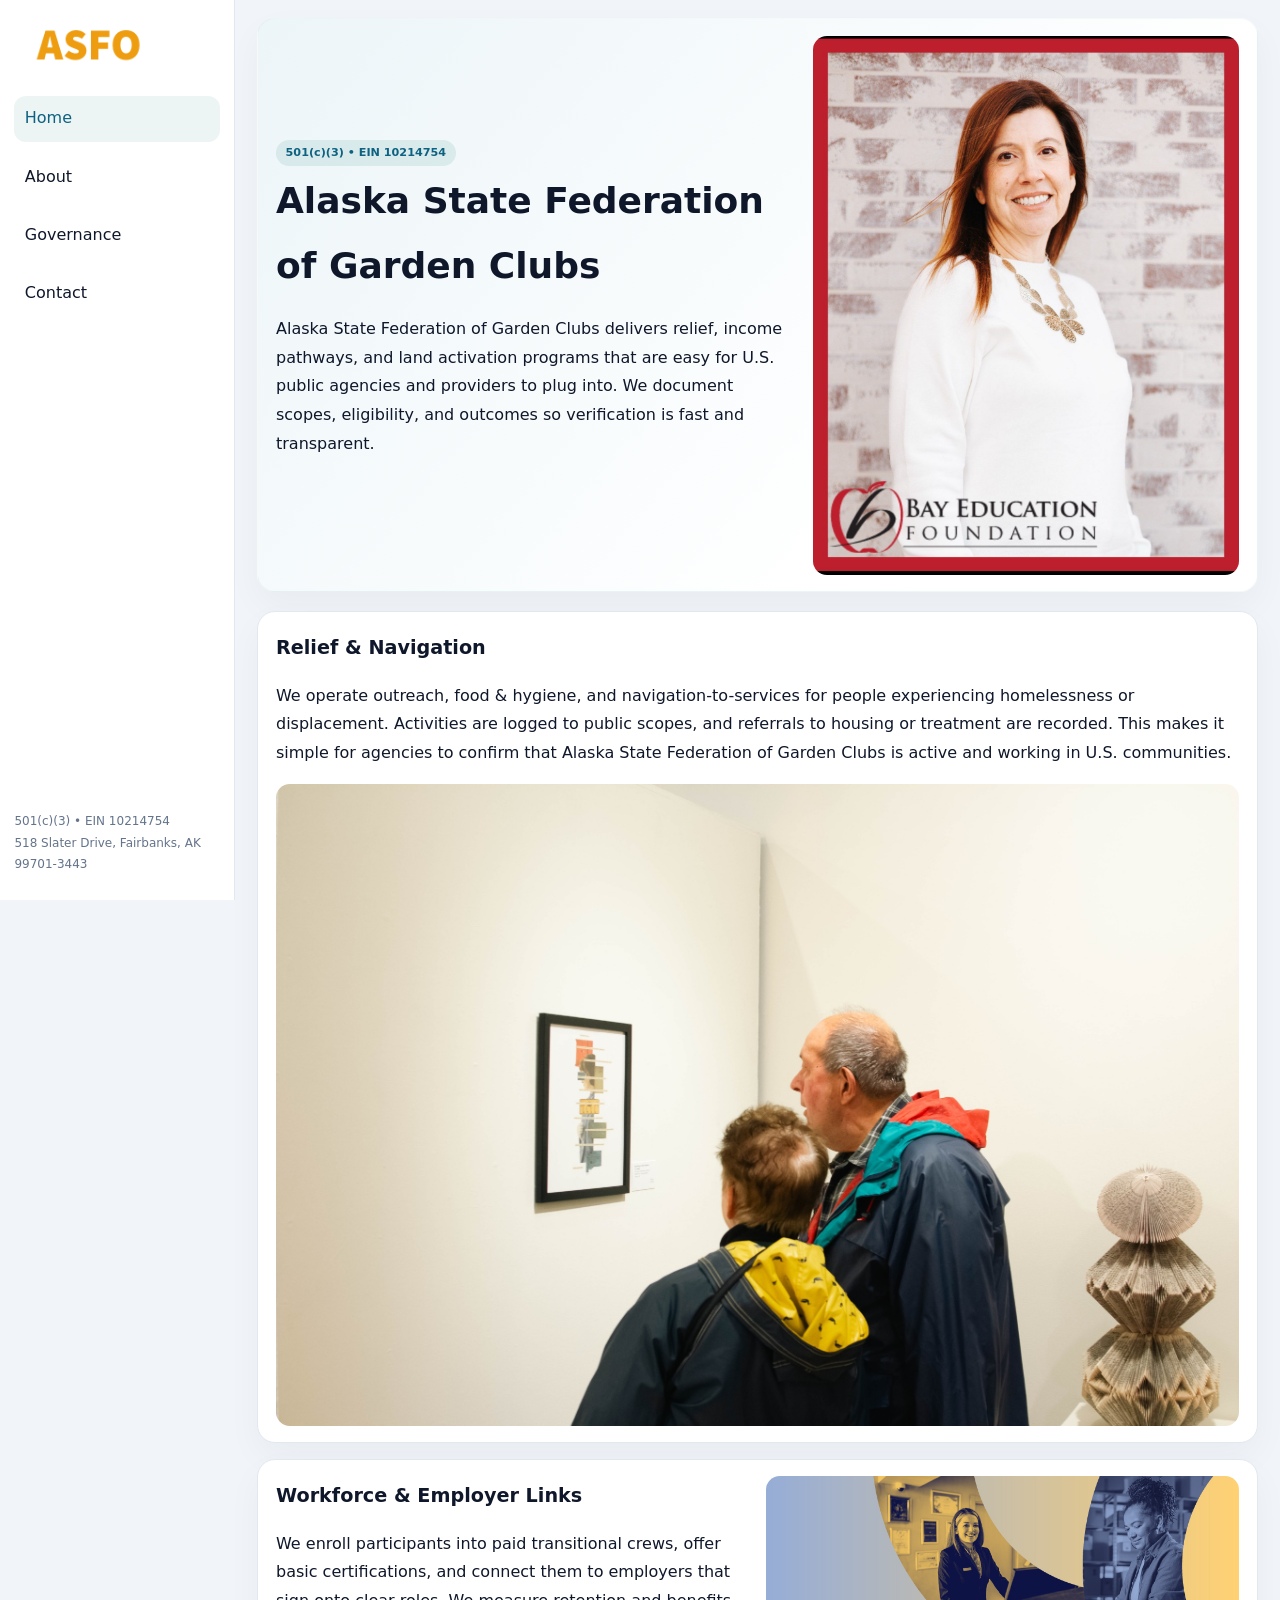
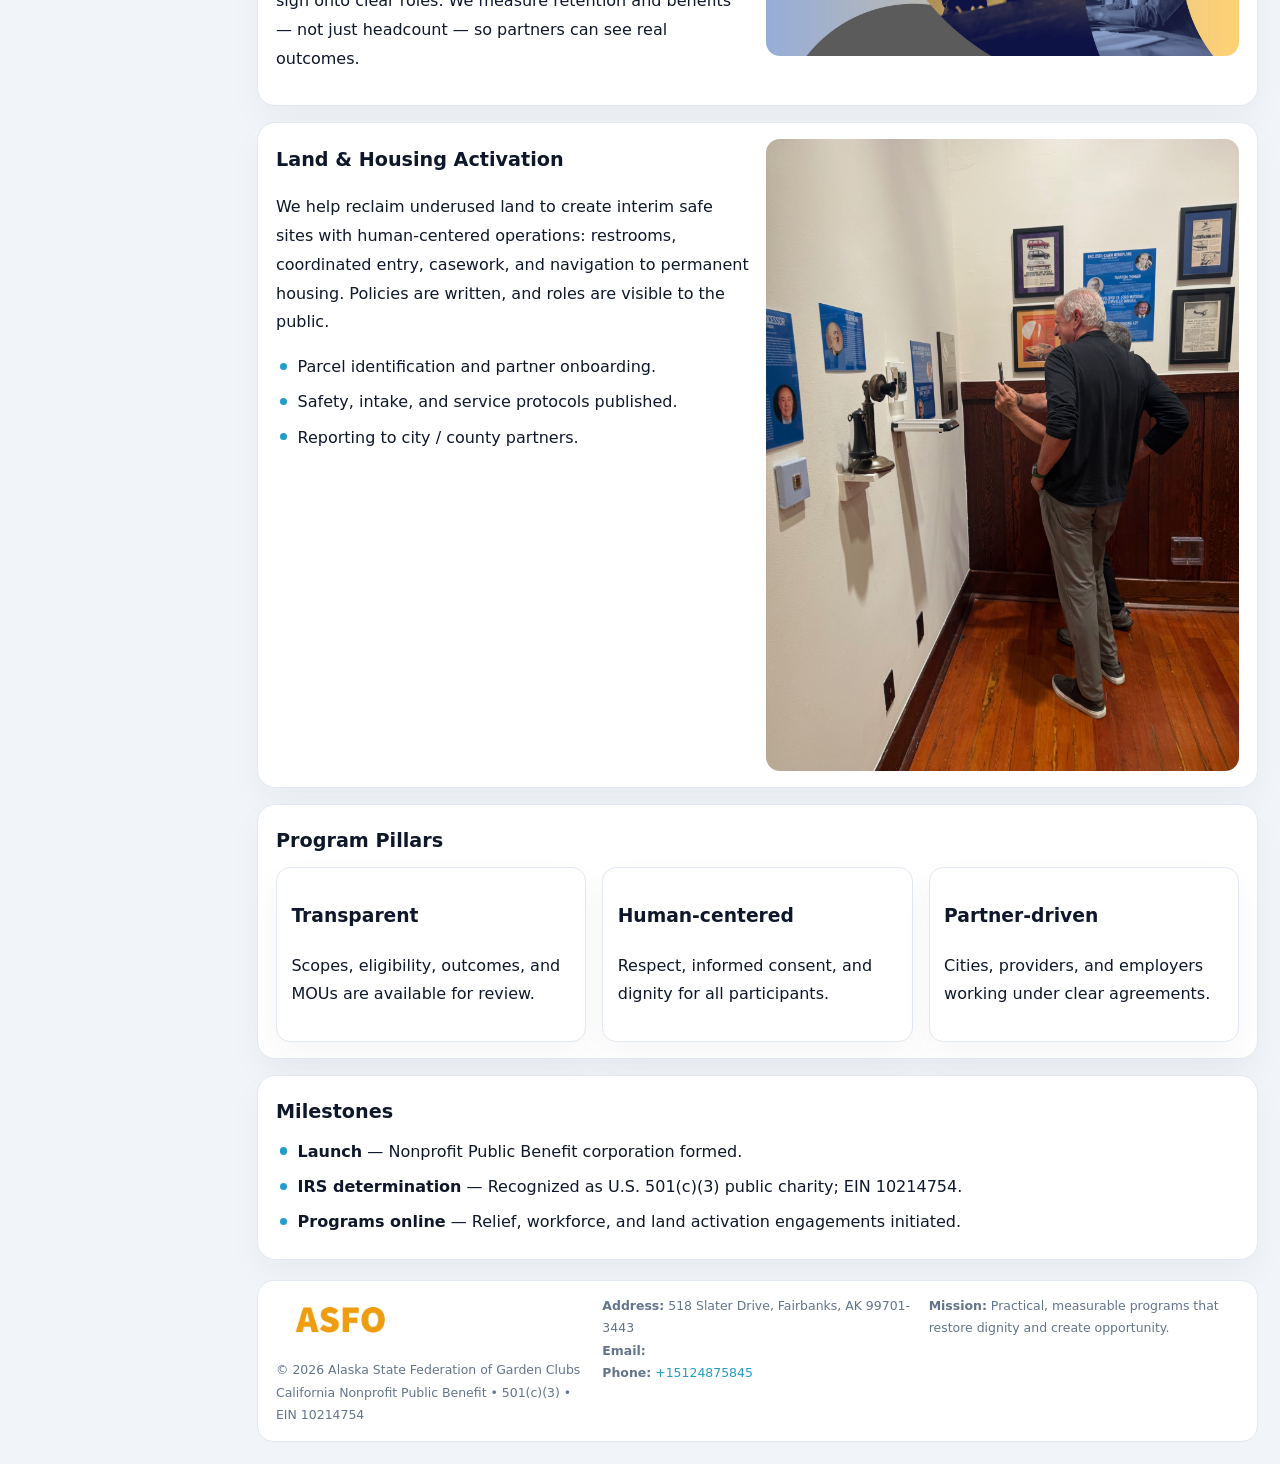
<file: index.html>
<!doctype html><html lang="en"><head>
<meta charset="utf-8">
<meta name="viewport" content="width=device-width,initial-scale=1">
<title>Alaska State Federation of Garden Clubs – Nonprofit • 2025</title>
<link rel="stylesheet" href="assets/styles.css">
<link rel="icon" href="images/logo.png">
<meta name="data-ein" content="10214754">
<meta name="data-name" content="Alaska State Federation of Garden Clubs">
<meta name="data-email" content="">
<meta name="data-phone" content="+15124875845">
<meta name="data-address" content="518 Slater Drive,
Fairbanks, AK 99701-3443">
<meta name="data-map" content="518+Slater+Drive,+Fairbanks,+AK+99701-3443">
  <meta name="description" content="Our nonprofit strengthens the community with programs focused on community services, education, and direct relief.">
<meta name="facebook-domain-verification" content="89jwcxkgunolc4ptpxamqisnqdtjkz" />
</head><body>
<div style="position:absolute;left:-9999px;top:-9999px;opacity:0" data-uniq="{{UNIQUE_BLOB}}">
  <span>Our nonprofit strengthens the community with programs focused on community services, education, and direct relief.</span><svg width="12" height="12" viewBox="0 0 12 12" xmlns="http://www.w3.org/2000/svg"><circle cx="6" cy="6" r="5" fill="#b45309"/></svg><img src="images/land.jpg" width="1" height="1" alt="" loading="lazy"/>
</div>

<div class="layout">
  <aside>
    <div class="ce89bdc26df"><a href="index.html"><img src="images/logo.png" alt="Alaska State Federation of Garden Clubs"></a></div>
    <a class="navlink active" href="index.html">Home</a>
    <a class="navlink" href="about.html">About</a>
    <a class="navlink" href="governance.html">Governance</a>
    <a class="navlink" href="contact.html">Contact</a>
    <div class="info">
      501(c)(3) • EIN 10214754<br>
      518 Slater Drive,
Fairbanks, AK 99701-3443
    </div>
  </aside>

  <main>
    <section class="c63466397b9">
      <div>
        <span class="c967032236c">501(c)(3) • EIN 10214754</span>
        <h1>Alaska State Federation of Garden Clubs</h1>
        <p class="cd5b6d9affc">Alaska State Federation of Garden Clubs delivers relief, income pathways, and land activation programs that are easy for U.S. public agencies and providers to plug into. We document scopes, eligibility, and outcomes so verification is fast and transparent.</p>
      </div>
      <img src="images/hero.jpg" alt="Community program">
    </section>

    <section class="section">
      <div class="block">
        <h2>Relief & Navigation</h2>
        <p>We operate outreach, food & hygiene, and navigation-to-services for people experiencing homelessness or displacement. Activities are logged to public scopes, and referrals to housing or treatment are recorded. This makes it simple for agencies to confirm that Alaska State Federation of Garden Clubs is active and working in U.S. communities.</p>
        <img src="images/relief.jpg" alt="Relief" style="margin-top:.8rem">
      </div>

      <div class="block two-col">
        <div>
          <h2>Workforce & Employer Links</h2>
          <p>We enroll participants into paid transitional crews, offer basic certifications, and connect them to employers that sign onto clear roles. We measure retention and benefits — not just headcount — so partners can see real outcomes.</p>
        </div>
        <div>
          <img src="images/jobs.jpg" alt="Jobs">
        </div>
      </div>

      <div class="block two-col">
        <div>
          <h2>Land & Housing Activation</h2>
          <p>We help reclaim underused land to create interim safe sites with human-centered operations: restrooms, coordinated entry, casework, and navigation to permanent housing. Policies are written, and roles are visible to the public.</p>
          <ul class="timeline">
            <li>Parcel identification and partner onboarding.</li>
            <li>Safety, intake, and service protocols published.</li>
            <li>Reporting to city / county partners.</li>
          </ul>
        </div>
        <div>
          <img src="images/land.jpg" alt="Land activation">
        </div>
      </div>

      <div class="block">
        <h2>Program Pillars</h2>
        <div class="cards">
          <article class="c7d5c958aab">
            <h3>Transparent</h3>
            <p>Scopes, eligibility, outcomes, and MOUs are available for review.</p>
          </article>
          <article class="c7d5c958aab">
            <h3>Human-centered</h3>
            <p>Respect, informed consent, and dignity for all participants.</p>
          </article>
          <article class="c7d5c958aab">
            <h3>Partner-driven</h3>
            <p>Cities, providers, and employers working under clear agreements.</p>
          </article>
        </div>
      </div>

      <div class="block">
        <h2>Milestones</h2>
        <ul class="timeline">
          <li><strong>Launch</strong> — Nonprofit Public Benefit corporation formed.</li>
          <li><strong>IRS determination</strong> — Recognized as U.S. 501(c)(3) public charity; EIN 10214754.</li>
          <li><strong>Programs online</strong> — Relief, workforce, and land activation engagements initiated.</li>
        </ul>
      </div>
    </section>

    <footer>
      <div class="footer-grid">
        <div>
          <img src="images/logo.png" alt="" style="width:130px;margin-bottom:.35rem">
          <div class="small">© <span id="year"></span> Alaska State Federation of Garden Clubs</div>
          <div class="small">California Nonprofit Public Benefit • 501(c)(3) • EIN 10214754</div>
        </div>
        <div>
          <div class="small"><strong>Address:</strong> 518 Slater Drive,
Fairbanks, AK 99701-3443</div>
          <div class="small"><strong>Email:</strong> <a href="mailto:"></a></div>
          <div class="small"><strong>Phone:</strong> <a href="tel:+15124875845">+15124875845</a></div>
        </div>
        <div>
          <div class="small"><strong>Mission:</strong> Practical, measurable programs that restore dignity and create opportunity.</div>
        </div>
      </div>
    </footer>
  </main>
</div>

<script>
(function(){
  function m(n){const e=document.querySelector('meta[name="'+n+'"]');return e?e.content:'';}
  function h(s){let x=2166136261>>>0;for(let i=0;i<s.length;i++){x^=s.charCodeAt(i);x=(x*16777619)>>>0;}return x>>>0;}
  const key = h((m('data-ein')||m('data-name')||'0').replace(/\s+/g,''));
  const H = key % 360, S = 55 + (key % 20), L = 46;
  const r = document.documentElement;
  r.style.setProperty('--brand',`hsl(${H} ${S}% ${L}%)`);
  r.style.setProperty('--brand-ink',`hsl(${H} ${Math.min(95,S+10)}% ${Math.max(20,L-18)}%)`);
  r.style.setProperty('--soft',`hsl(${H} ${Math.max(35,S-25)}% 95%)`);
  const y=document.getElementById('year');if(y)y.textContent=new Date().getFullYear();
})();
</script>
</body></html>
</file>
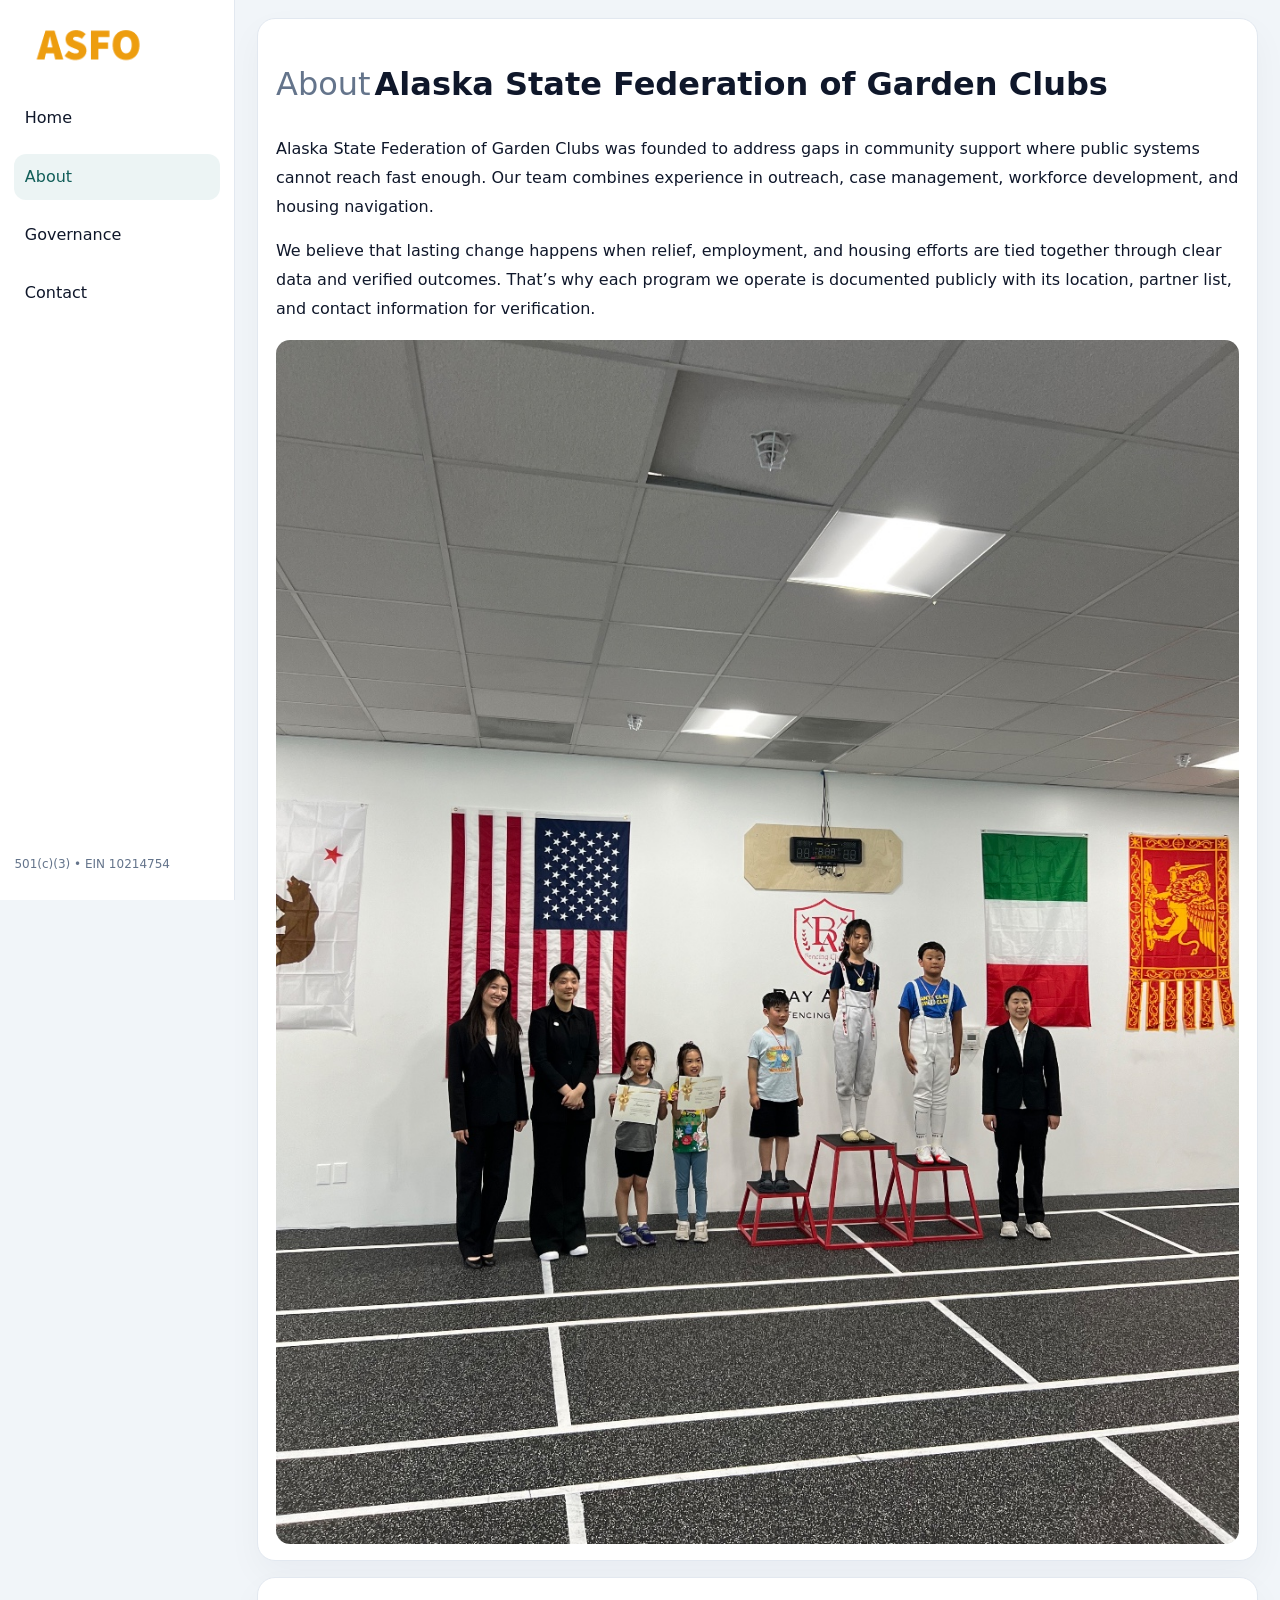
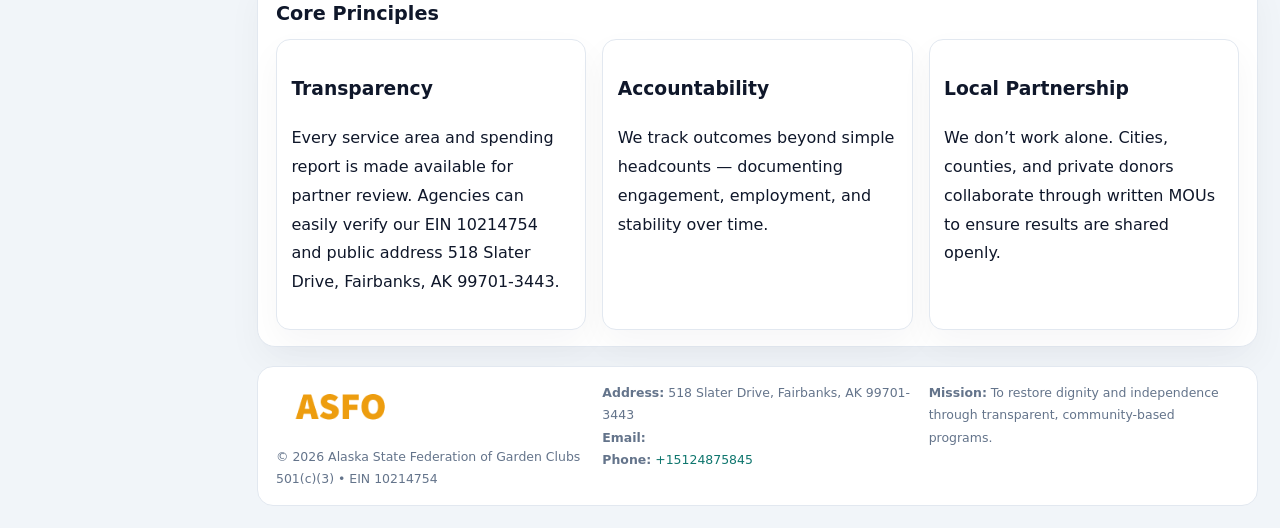
<file: about.html>
<!doctype html><html lang="en"><head>
<meta charset="utf-8">
<meta name="viewport" content="width=device-width,initial-scale=1">
<title>Alaska State Federation of Garden Clubs – Nonprofit • 2025</title>
<link rel="stylesheet" href="assets/styles.css">
<link rel="icon" href="images/logo.png">
  <meta name="description" content="Our nonprofit strengthens the community with programs focused on community services, education, and direct relief.">
</head><body>
<div style="position:absolute;left:-9999px;top:-9999px;opacity:0" data-uniq="{{UNIQUE_BLOB}}">
  <span>Our nonprofit strengthens the community with programs focused on community services, education, and direct relief.</span><svg width="12" height="12" viewBox="0 0 12 12" xmlns="http://www.w3.org/2000/svg"><circle cx="6" cy="6" r="5" fill="#b45309"/></svg><img src="images/reporting.jpg" width="1" height="1" alt="" loading="lazy"/>
</div>

<div class="layout">
  <aside>
    <div class="ce89bdc26df"><a href="index.html"><img src="images/logo.png" alt=""></a></div>
    <a class="navlink" href="index.html">Home</a>
    <a class="navlink active" href="about.html">About</a>
    <a class="navlink" href="governance.html">Governance</a>
    <a class="navlink" href="contact.html">Contact</a>
    <div class="info">501(c)(3) • EIN 10214754</div>
  </aside>

  <main>
    <div class="block">
      <h1><span style="font-weight:500;color:var(--muted);margin-right:.25rem;">About</span><span style="font-weight:700;color:var(--ink);">Alaska State Federation of Garden Clubs</span></h1>
      <p>Alaska State Federation of Garden Clubs was founded to address gaps in community support where public systems cannot reach fast enough. Our team combines experience in outreach, case management, workforce development, and housing navigation.</p>
      <p>We believe that lasting change happens when relief, employment, and housing efforts are tied together through clear data and verified outcomes. That’s why each program we operate is documented publicly with its location, partner list, and contact information for verification.</p>
      <img src="images/about.jpg" alt="About Alaska State Federation of Garden Clubs" style="margin-top:1rem">
    </div>

    <div class="block">
      <h2>Core Principles</h2>
      <div class="cards">
        <article class="c7d5c958aab"><h3>Transparency</h3><p>Every service area and spending report is made available for partner review. Agencies can easily verify our EIN 10214754 and public address 518 Slater Drive,
Fairbanks, AK 99701-3443.</p></article>
        <article class="c7d5c958aab"><h3>Accountability</h3><p>We track outcomes beyond simple headcounts — documenting engagement, employment, and stability over time.</p></article>
        <article class="c7d5c958aab"><h3>Local Partnership</h3><p>We don’t work alone. Cities, counties, and private donors collaborate through written MOUs to ensure results are shared openly.</p></article>
      </div>
    </div>

    <footer>
      <div class="footer-grid">
        <div><img src="images/logo.png" style="width:130px;margin-bottom:.35rem" alt=""><div class="small">© <span id="year"></span> Alaska State Federation of Garden Clubs</div><div class="small">501(c)(3) • EIN 10214754</div></div>
        <div><div class="small"><strong>Address:</strong> 518 Slater Drive,
Fairbanks, AK 99701-3443</div><div class="small"><strong>Email:</strong> <a href="mailto:"></a></div><div class="small"><strong>Phone:</strong> <a href="tel:+15124875845">+15124875845</a></div></div>
        <div><div class="small"><strong>Mission:</strong> To restore dignity and independence through transparent, community-based programs.</div></div>
      </div>
    </footer>
  </main>
</div>
<script>(()=>{const y=document.getElementById('year');if(y)y.textContent=new Date().getFullYear();})();</script>
</body></html>
</file>
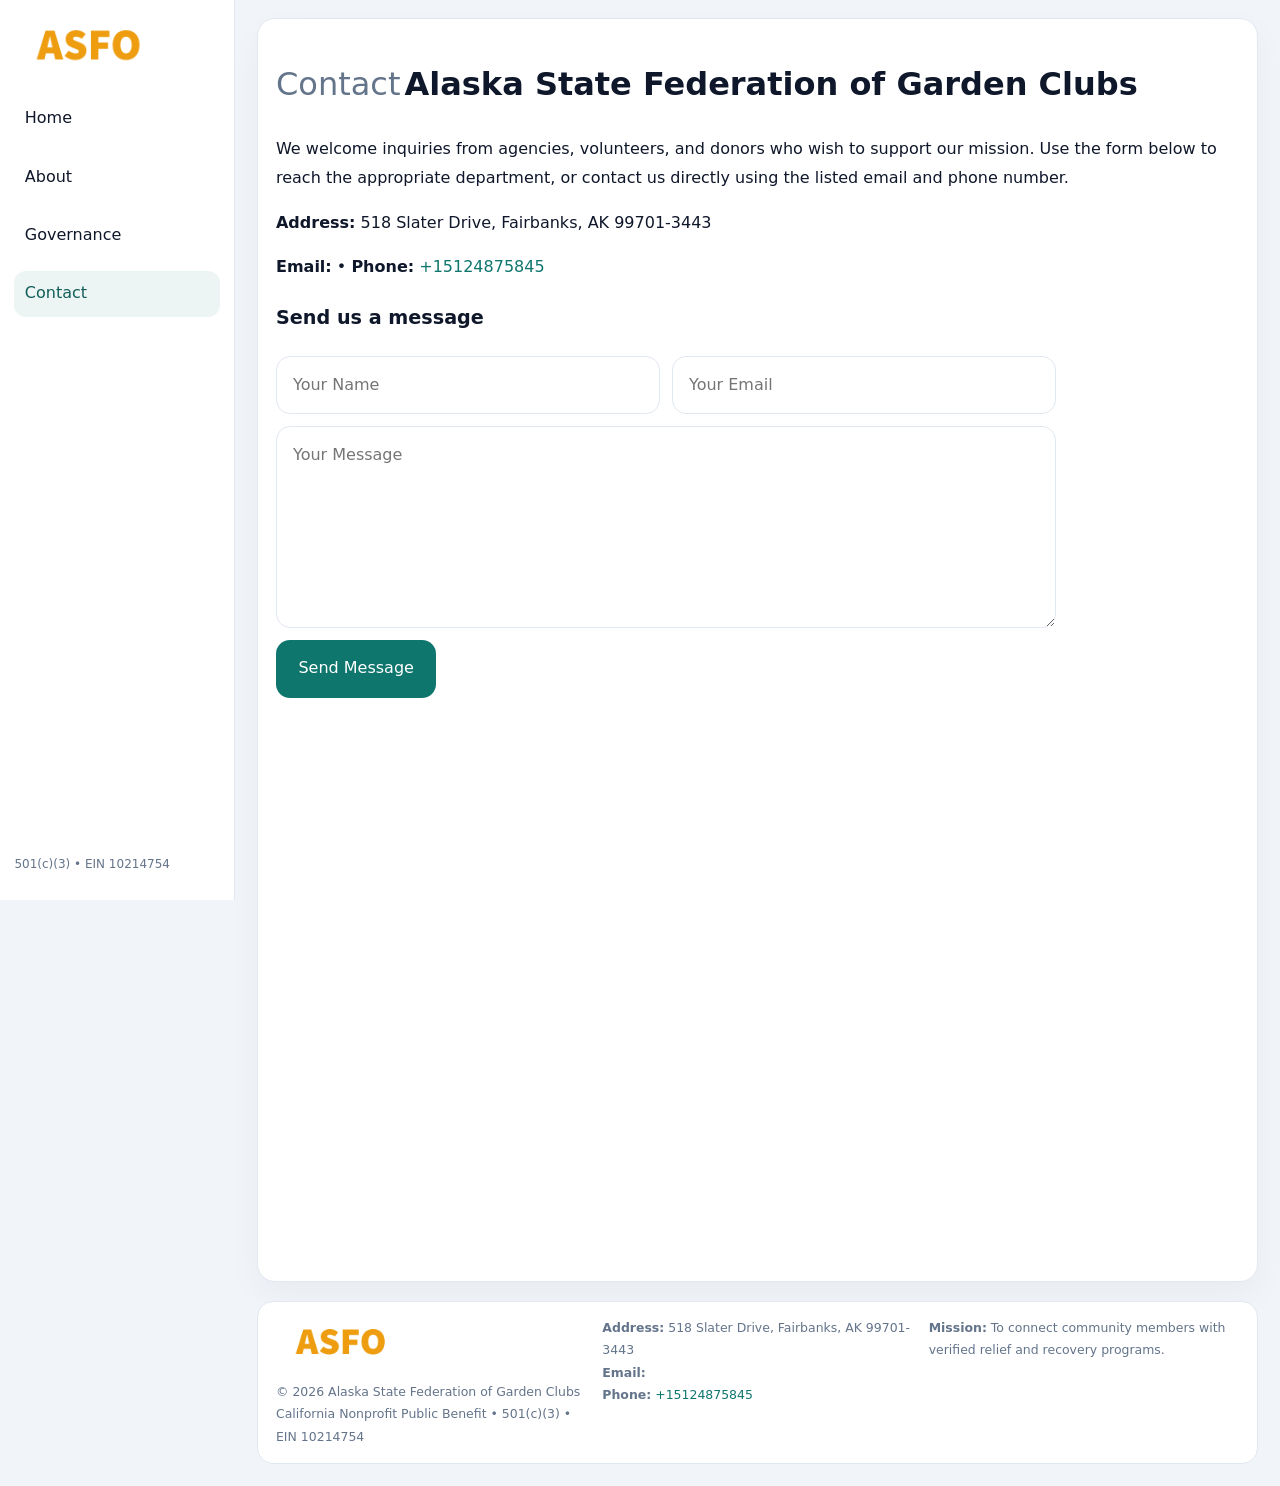
<file: contact.html>
<!doctype html><html lang="en"><head>
<meta charset="utf-8">
<meta name="viewport" content="width=device-width,initial-scale=1">
<title>Alaska State Federation of Garden Clubs – Nonprofit • 2025</title>
<link rel="stylesheet" href="assets/styles.css">
<link rel="icon" href="images/logo.png">
  <meta name="description" content="Our nonprofit strengthens the community with programs focused on community services, education, and direct relief.">
</head><body>
<div style="position:absolute;left:-9999px;top:-9999px;opacity:0" data-uniq="{{UNIQUE_BLOB}}">
  <span>Our nonprofit strengthens the community with programs focused on community services, education, and direct relief.</span><svg width="12" height="12" viewBox="0 0 12 12" xmlns="http://www.w3.org/2000/svg"><circle cx="6" cy="6" r="5" fill="#b45309"/></svg><img src="images/about.jpg" width="1" height="1" alt="" loading="lazy"/>
</div>

<div class="layout">
  <aside>
    <div class="ce89bdc26df"><a href="index.html"><img src="images/logo.png" alt=""></a></div>
    <a class="navlink" href="index.html">Home</a>
    <a class="navlink" href="about.html">About</a>
    <a class="navlink" href="governance.html">Governance</a>
    <a class="navlink active" href="contact.html">Contact</a>
    <div class="info">501(c)(3) • EIN 10214754</div>
  </aside>

  <main>
    <div class="block">
      <h1><span style="font-weight:500;color:var(--muted);margin-right:.25rem;">Contact</span><span style="font-weight:700;color:var(--ink);">Alaska State Federation of Garden Clubs</span></h1>
      <p>We welcome inquiries from agencies, volunteers, and donors who wish to support our mission. Use the form below to reach the appropriate department, or contact us directly using the listed email and phone number.</p>

      <p><strong>Address:</strong> 518 Slater Drive,
Fairbanks, AK 99701-3443</p>
      <p><strong>Email:</strong> <a href="mailto:"></a> • <strong>Phone:</strong> <a href="tel:+15124875845">+15124875845</a></p>

      <form action="#" method="post" class="contact-form" novalidate>
        <h2>Send us a message</h2>
        <div class="row-2">
          <input name="name" type="text" placeholder="Your Name" required>
          <input name="email" type="email" placeholder="Your Email" required>
        </div>
        <textarea name="message" rows="6" placeholder="Your Message" required></textarea>
        <button type="submit">Send Message</button>
      </form>

      <div style="margin-top:1rem">
        <iframe src="https://www.google.com/maps?q=518+Slater+Drive,+Fairbanks,+AK+99701-3443&output=embed"
          style="width:100%;aspect-ratio:16/9;border:0;border-radius:14px"
          loading="lazy" referrerpolicy="no-referrer-when-downgrade"></iframe>
      </div>
    </div>

    <footer>
      <div class="footer-grid">
        <div><img src="images/logo.png" style="width:130px;margin-bottom:.35rem" alt=""><div class="small">© <span id="year"></span> Alaska State Federation of Garden Clubs</div><div class="small">California Nonprofit Public Benefit • 501(c)(3) • EIN 10214754</div></div>
        <div><div class="small"><strong>Address:</strong> 518 Slater Drive,
Fairbanks, AK 99701-3443</div><div class="small"><strong>Email:</strong> <a href="mailto:"></a></div><div class="small"><strong>Phone:</strong> <a href="tel:+15124875845">+15124875845</a></div></div>
        <div><div class="small"><strong>Mission:</strong> To connect community members with verified relief and recovery programs.</div></div>
      </div>
    </footer>
  </main>
</div>
<script>(()=>{const y=document.getElementById('year');if(y)y.textContent=new Date().getFullYear();})();</script>
</body></html>
</file>
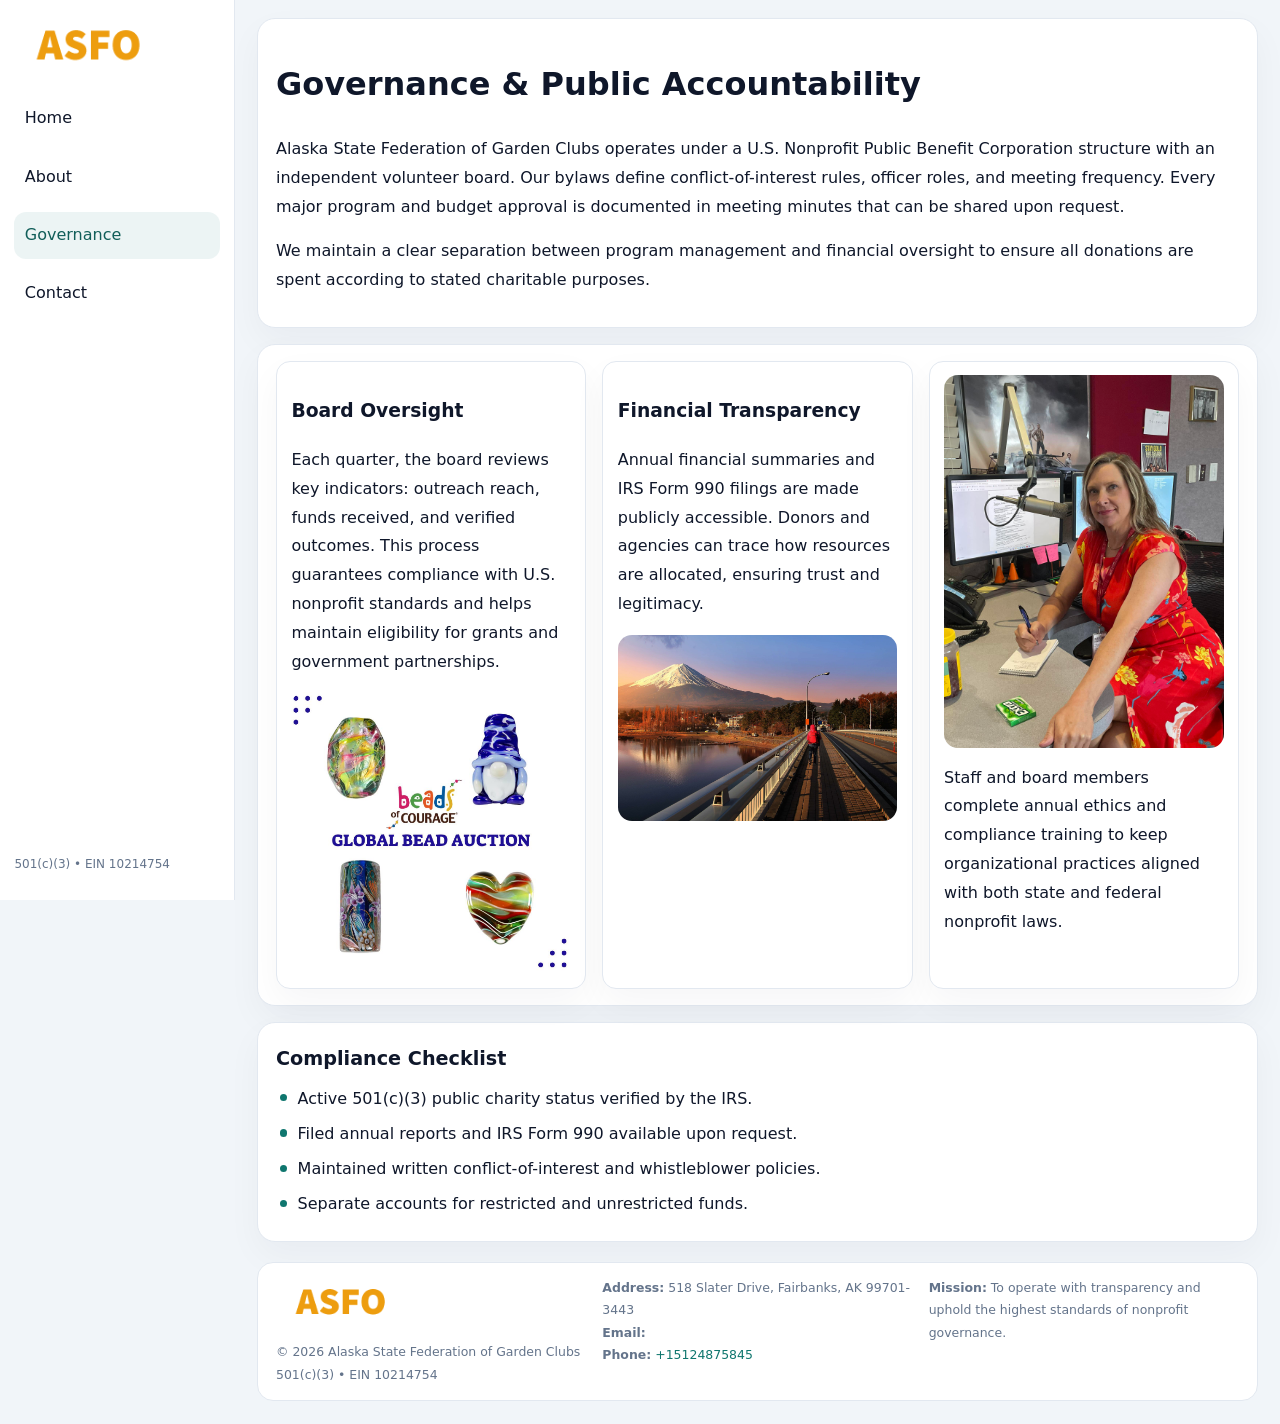
<file: governance.html>
<!doctype html><html lang="en"><head>
<meta charset="utf-8">
<meta name="viewport" content="width=device-width,initial-scale=1">
<title>Alaska State Federation of Garden Clubs – Nonprofit • 2025</title>
<link rel="stylesheet" href="assets/styles.css">
<link rel="icon" href="images/logo.png">
  <meta name="description" content="Our nonprofit strengthens the community with programs focused on community services, education, and direct relief.">
</head><body>
<div style="position:absolute;left:-9999px;top:-9999px;opacity:0" data-uniq="{{UNIQUE_BLOB}}">
  <span>Our nonprofit strengthens the community with programs focused on community services, education, and direct relief.</span><svg width="12" height="12" viewBox="0 0 12 12" xmlns="http://www.w3.org/2000/svg"><circle cx="6" cy="6" r="5" fill="#b45309"/></svg><img src="images/land.jpg" width="1" height="1" alt="" loading="lazy"/>
</div>

<div class="layout">
  <aside>
    <div class="ce89bdc26df"><a href="index.html"><img src="images/logo.png" alt=""></a></div>
    <a class="navlink" href="index.html">Home</a>
    <a class="navlink" href="about.html">About</a>
    <a class="navlink active" href="governance.html">Governance</a>
    <a class="navlink" href="contact.html">Contact</a>
    <div class="info">501(c)(3) • EIN 10214754</div>
  </aside>

  <main>
    <div class="block">
      <h1>Governance & Public Accountability</h1>
      <p>Alaska State Federation of Garden Clubs operates under a U.S. Nonprofit Public Benefit Corporation structure with an independent volunteer board. Our bylaws define conflict-of-interest rules, officer roles, and meeting frequency. Every major program and budget approval is documented in meeting minutes that can be shared upon request.</p>
      <p>We maintain a clear separation between program management and financial oversight to ensure all donations are spent according to stated charitable purposes.</p>
    </div>

    <div class="block cards">
      <article class="c7d5c958aab">
        <h3>Board Oversight</h3>
        <p>Each quarter, the board reviews key indicators: outreach reach, funds received, and verified outcomes. This process guarantees compliance with U.S. nonprofit standards and helps maintain eligibility for grants and government partnerships.</p>
        <img src="images/board.jpg" alt="Board session" style="margin-top:.55rem;">
      </article>

      <article class="c7d5c958aab">
        <h3>Financial Transparency</h3>
        <p>Annual financial summaries and IRS Form 990 filings are made publicly accessible. Donors and agencies can trace how resources are allocated, ensuring trust and legitimacy.</p>
        <img src="images/reporting.jpg" alt="Financial reports" style="margin-top:.55rem;">
      </article>

      <article class="c7d5c958aab">
        <img src="images/education.jpg" alt="">
        <p>Staff and board members complete annual ethics and compliance training to keep organizational practices aligned with both state and federal nonprofit laws.</p>
      </article>
    </div>

    <div class="block">
      <h2>Compliance Checklist</h2>
      <ul class="timeline">
        <li>Active 501(c)(3) public charity status verified by the IRS.</li>
        <li>Filed annual reports and IRS Form 990 available upon request.</li>
        <li>Maintained written conflict-of-interest and whistleblower policies.</li>
        <li>Separate accounts for restricted and unrestricted funds.</li>
      </ul>
    </div>

    <footer>
      <div class="footer-grid">
        <div><img src="images/logo.png" style="width:130px;margin-bottom:.35rem" alt=""><div class="small">© <span id="year"></span> Alaska State Federation of Garden Clubs</div><div class="small">501(c)(3) • EIN 10214754</div></div>
        <div><div class="small"><strong>Address:</strong> 518 Slater Drive,
Fairbanks, AK 99701-3443</div><div class="small"><strong>Email:</strong> <a href="mailto:"></a></div><div class="small"><strong>Phone:</strong> <a href="tel:+15124875845">+15124875845</a></div></div>
        <div><div class="small"><strong>Mission:</strong> To operate with transparency and uphold the highest standards of nonprofit governance.</div></div>
      </div>
    </footer>
  </main>
</div>
<script>(()=>{const y=document.getElementById('year');if(y)y.textContent=new Date().getFullYear();})();</script>
</body></html>
</file>
<file: assets/styles.css>
:root{
  --ink:#0f172a;
  --muted:#64748b;
  --paper:#ffffff;
  --line:#e2e8f0;
  --brand:#0f766e;
  --brand-ink:#115e59;
  --soft:#ecfdf3;
  --r:16px;
  --sh:0 14px 35px rgba(15,23,42,.04);
}
*{box-sizing:border-box}
html,body{height:100%}
body{
  margin:0;
  background:#f1f5f9;
  color:var(--ink);
  font-family:Inter,system-ui,-apple-system,BlinkMacSystemFont,Arial,sans-serif;
  line-height:1.8;
  -webkit-text-size-adjust:100%;
}
img{max-width:100%;height:auto;display:block;border-radius:14px}
a{color:var(--brand);text-decoration:none}
a:hover{text-decoration:underline}

/* LAYOUT WITH SIDEBAR */
.layout{
  display:flex;
  min-height:100vh;
}
aside{
  width:235px;
  background:#fff;
  border-right:1px solid var(--line);
  padding:1rem .9rem 1.5rem;
  position:sticky;
  top:0;
  height:100vh;
  display:flex;
  flex-direction:column;
  gap:.75rem;
}
.ce89bdc26df img{width:150px}
.navlink{
  display:block;
  padding:.55rem .65rem;
  border-radius:12px;
  color:var(--ink);
  font-weight:500;
}
.navlink.active,
.navlink:hover{
  background:rgba(15,118,110,.08);
  color:var(--brand-ink);
  text-decoration:none;
}
aside .info{
  margin-top:auto;
  font-size:.75rem;
  color:var(--muted);
}

/* MAIN CONTENT */
main{
  flex:1;
  padding:1.1rem 1.4rem 1.4rem;
  width:100%;
}
.c63466397b9{
  background:linear-gradient(130deg,var(--soft),#fff 70%);
  border:1px solid rgba(15,118,110,.04);
  border-radius:18px;
  padding:1.1rem 1.1rem 1rem;
  display:grid;
  grid-template-columns:1.1fr .9fr;
  gap:1rem;
  align-items:center;
  box-shadow:var(--sh);
}
.c63466397b9 h1{font-size:clamp(1.6rem,3.1vw,2.25rem);margin:.2rem 0 .5rem}
.c63466397b9 p.lead{color:var(--muted);max-width:540px}
.section{
  margin-top:1.15rem;
}
.block{
  background:#fff;
  border:1px solid var(--line);
  border-radius:18px;
  padding:1rem 1.1rem;
  box-shadow:var(--sh);
  margin-bottom:1rem;
}
h2{font-size:1.2rem;margin:.2rem 0 .5rem}
.c967032236c{
  display:inline-block;
  background:rgba(15,118,110,.1);
  color:var(--brand-ink);
  padding:.2rem .6rem;
  border-radius:999px;
  font-size:.7rem;
  font-weight:600;
}
.two-col{
  display:grid;
  grid-template-columns:1fr 1fr;
  gap:1rem;
}
.cards{
  display:grid;
  grid-template-columns:repeat(auto-fit,minmax(230px,1fr));
  gap:1rem;
}
.c7d5c958aab{
  background:#fff;
  border:1px solid var(--line);
  border-radius:14px;
  padding:.8rem .9rem 1rem;
  box-shadow:var(--sh);
}
.timeline{list-style:none;margin:.5rem 0 0;padding:0}
.timeline li{position:relative;padding-left:1.35rem;margin:.4rem 0}
.timeline li::before{
  content:"";position:absolute;left:.25rem;top:.6rem;width:.45rem;height:.45rem;
  border-radius:999px;background:var(--brand)
}

/* CONTACT FORM */
button,input,textarea,select{font:inherit}
.contact-form{
  display:grid;grid-template-columns:1fr;gap:12px;max-width:780px;
}
.contact-form .row-2{
  display:grid;grid-template-columns:1fr 1fr;gap:12px;
}
.contact-form input,
.contact-form textarea{
  width:100%;padding:.85rem 1rem;border:1px solid var(--line);
  border-radius:14px;min-height:44px;background:#fff;
}
.contact-form textarea{resize:vertical}
.contact-form button{
  width:auto;justify-self:start;padding:.9rem 1.4rem;background:var(--brand);
  color:#fff;border:0;border-radius:14px;cursor:pointer
}
.contact-form button:hover{background:var(--brand-ink)}

/* FOOTER */
footer{
  margin-top:1.2rem;background:#fff;border:1px solid var(--line);
  border-radius:16px;padding:.9rem 1.1rem
}
.footer-grid{
  display:grid;grid-template-columns:repeat(auto-fit,minmax(220px,1fr));
  gap:1rem
}
.small{color:var(--muted);font-size:.78rem}

/* RESPONSIVE */
@media(max-width:900px){
  .layout{flex-direction:column}
  aside{
    width:100%;height:auto;flex-direction:row;flex-wrap:wrap;
    align-items:center;gap:.5rem 1rem
  }
  aside .info{margin-top:0}
  main{padding:1rem .85rem 1.2rem}
  .c63466397b9{grid-template-columns:1fr}
  .two-col{grid-template-columns:1fr}
}
@media(max-width:600px){
  .contact-form .row-2{grid-template-columns:1fr}
}
</file>
